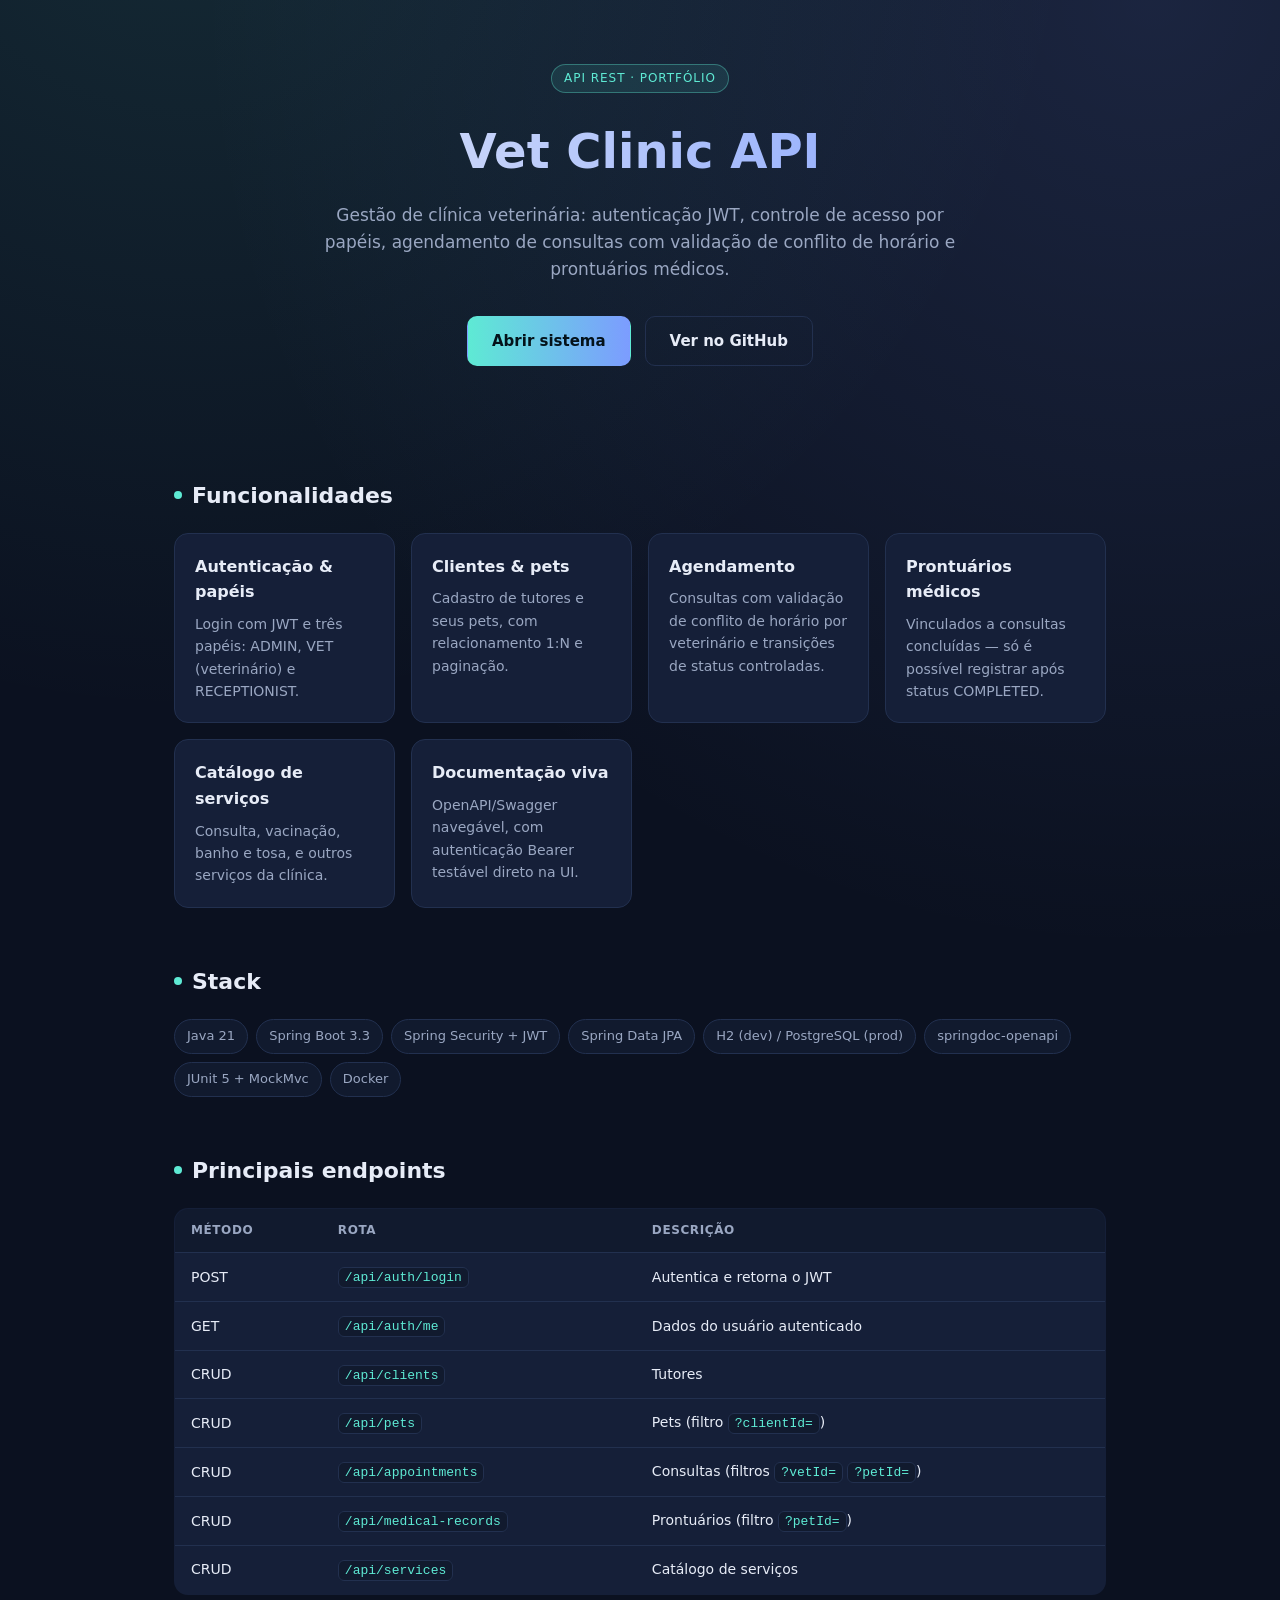
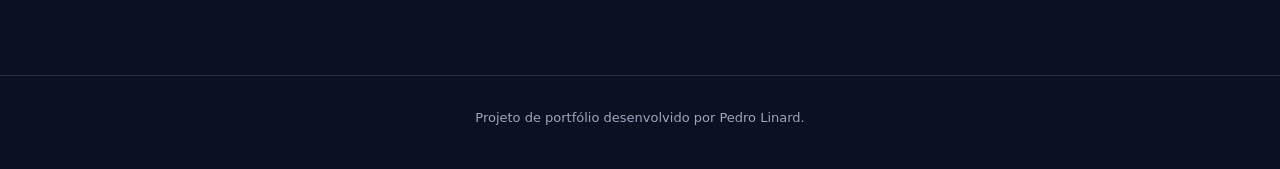
<file: src/main/resources/static/index.html>
<!DOCTYPE html>
<html lang="pt-BR">
<head>
<meta charset="UTF-8" />
<meta name="viewport" content="width=device-width, initial-scale=1.0" />
<title>Vet Clinic API</title>
<link rel="icon" href="data:image/svg+xml,<svg xmlns=%22http://www.w3.org/2000/svg%22 viewBox=%220 0 100 100%22><text y=%22.9em%22 font-size=%2290%22>%F0%9F%90%BE</text></svg>" />
<style>
  :root {
    --bg: #0b1120;
    --bg-soft: #111a2e;
    --card: #151f38;
    --border: #22304f;
    --text: #e7ecf7;
    --text-dim: #9aa7c2;
    --accent: #5eead4;
    --accent-2: #7c9cff;
    --admin: #f2b8ff;
    --vet: #7fe0a8;
    --recep: #ffd27f;
  }

  * { box-sizing: border-box; }

  body {
    margin: 0;
    font-family: 'Segoe UI', system-ui, -apple-system, sans-serif;
    background:
      radial-gradient(circle at 15% -10%, rgba(94,234,212,0.12), transparent 40%),
      radial-gradient(circle at 90% 0%, rgba(124,156,255,0.14), transparent 45%),
      var(--bg);
    color: var(--text);
    line-height: 1.6;
  }

  a { color: var(--accent); text-decoration: none; }
  a:hover { text-decoration: underline; }

  header {
    max-width: 980px;
    margin: 0 auto;
    padding: 64px 24px 32px;
    text-align: center;
  }

  .badge {
    display: inline-block;
    font-size: 12px;
    letter-spacing: 0.08em;
    text-transform: uppercase;
    color: var(--accent);
    background: rgba(94,234,212,0.1);
    border: 1px solid rgba(94,234,212,0.35);
    padding: 4px 12px;
    border-radius: 999px;
    margin-bottom: 20px;
  }

  h1 {
    font-size: clamp(32px, 5vw, 48px);
    margin: 0 0 12px;
    background: linear-gradient(90deg, var(--text), var(--accent-2));
    -webkit-background-clip: text;
    background-clip: text;
    color: transparent;
  }

  .subtitle {
    color: var(--text-dim);
    font-size: 17px;
    max-width: 640px;
    margin: 0 auto 32px;
  }

  .cta {
    display: flex;
    gap: 14px;
    justify-content: center;
    flex-wrap: wrap;
  }

  .btn {
    padding: 12px 24px;
    border-radius: 10px;
    font-weight: 600;
    font-size: 15px;
    border: 1px solid transparent;
    transition: transform 0.15s ease, border-color 0.15s ease;
  }
  .btn:hover { transform: translateY(-2px); text-decoration: none; }

  .btn-primary {
    background: linear-gradient(90deg, var(--accent), var(--accent-2));
    color: #04121a;
  }

  .btn-secondary {
    background: transparent;
    border-color: var(--border);
    color: var(--text);
  }
  .btn-secondary:hover { border-color: var(--accent-2); }

  main {
    max-width: 980px;
    margin: 0 auto;
    padding: 24px 24px 80px;
  }

  section { margin-top: 56px; }

  h2 {
    font-size: 22px;
    margin-bottom: 20px;
    display: flex;
    align-items: center;
    gap: 10px;
  }

  h2::before {
    content: "";
    width: 8px;
    height: 8px;
    border-radius: 50%;
    background: var(--accent);
    display: inline-block;
  }

  .grid {
    display: grid;
    grid-template-columns: repeat(auto-fit, minmax(220px, 1fr));
    gap: 16px;
  }

  .card {
    background: var(--card);
    border: 1px solid var(--border);
    border-radius: 14px;
    padding: 20px;
  }

  .card h3 {
    margin: 0 0 8px;
    font-size: 16px;
    color: var(--text);
  }

  .card p {
    margin: 0;
    color: var(--text-dim);
    font-size: 14px;
  }

  table {
    width: 100%;
    border-collapse: collapse;
    background: var(--card);
    border: 1px solid var(--border);
    border-radius: 14px;
    overflow: hidden;
  }

  th, td {
    text-align: left;
    padding: 12px 16px;
    font-size: 14px;
    border-bottom: 1px solid var(--border);
  }

  th {
    background: var(--bg-soft);
    color: var(--text-dim);
    font-weight: 600;
    text-transform: uppercase;
    font-size: 12px;
    letter-spacing: 0.05em;
  }

  tr:last-child td { border-bottom: none; }

  code {
    background: var(--bg-soft);
    border: 1px solid var(--border);
    padding: 2px 6px;
    border-radius: 6px;
    font-size: 13px;
    color: var(--accent);
  }

  .role-pill {
    display: inline-block;
    padding: 2px 10px;
    border-radius: 999px;
    font-size: 12px;
    font-weight: 600;
  }
  .role-admin { background: rgba(242,184,255,0.12); color: var(--admin); }
  .role-vet { background: rgba(127,224,168,0.12); color: var(--vet); }
  .role-recep { background: rgba(255,210,127,0.12); color: var(--recep); }

  .stack-tags {
    display: flex;
    flex-wrap: wrap;
    gap: 8px;
  }

  .tag {
    background: var(--bg-soft);
    border: 1px solid var(--border);
    padding: 6px 12px;
    border-radius: 999px;
    font-size: 13px;
    color: var(--text-dim);
  }

  footer {
    text-align: center;
    padding: 32px 24px 48px;
    color: var(--text-dim);
    font-size: 13px;
    border-top: 1px solid var(--border);
  }

  @media (max-width: 600px) {
    header { padding: 48px 20px 24px; }
    table, thead, tbody, th, td, tr { display: block; }
    thead { display: none; }
    tr { border-bottom: 1px solid var(--border); padding: 10px 0; }
    td { border: none; padding: 4px 16px; }
    td::before {
      content: attr(data-label);
      display: block;
      font-size: 11px;
      text-transform: uppercase;
      color: var(--text-dim);
      margin-bottom: 2px;
    }
  }
</style>
</head>
<body>

<header>
  <span class="badge">API REST · Portfólio</span>
  <h1>Vet Clinic API</h1>
  <p class="subtitle">
    Gestão de clínica veterinária: autenticação JWT, controle de acesso por papéis,
    agendamento de consultas com validação de conflito de horário e prontuários médicos.
  </p>
  <div class="cta">
    <a class="btn btn-primary" href="/app/index.html">Abrir sistema</a>
    <a class="btn btn-secondary" href="https://github.com/pedrolinard/cllinica-veterinaria" target="_blank" rel="noopener">Ver no GitHub</a>
  </div>
</header>

<main>

  <section>
    <h2>Funcionalidades</h2>
    <div class="grid">
      <div class="card">
        <h3>Autenticação &amp; papéis</h3>
        <p>Login com JWT e três papéis: ADMIN, VET (veterinário) e RECEPTIONIST.</p>
      </div>
      <div class="card">
        <h3>Clientes &amp; pets</h3>
        <p>Cadastro de tutores e seus pets, com relacionamento 1:N e paginação.</p>
      </div>
      <div class="card">
        <h3>Agendamento</h3>
        <p>Consultas com validação de conflito de horário por veterinário e transições de status controladas.</p>
      </div>
      <div class="card">
        <h3>Prontuários médicos</h3>
        <p>Vinculados a consultas concluídas — só é possível registrar após status COMPLETED.</p>
      </div>
      <div class="card">
        <h3>Catálogo de serviços</h3>
        <p>Consulta, vacinação, banho e tosa, e outros serviços da clínica.</p>
      </div>
      <div class="card">
        <h3>Documentação viva</h3>
        <p>OpenAPI/Swagger navegável, com autenticação Bearer testável direto na UI.</p>
      </div>
    </div>
  </section>

  <section>
    <h2>Stack</h2>
    <div class="stack-tags">
      <span class="tag">Java 21</span>
      <span class="tag">Spring Boot 3.3</span>
      <span class="tag">Spring Security + JWT</span>
      <span class="tag">Spring Data JPA</span>
      <span class="tag">H2 (dev) / PostgreSQL (prod)</span>
      <span class="tag">springdoc-openapi</span>
      <span class="tag">JUnit 5 + MockMvc</span>
      <span class="tag">Docker</span>
    </div>
  </section>

  <section>
    <h2>Principais endpoints</h2>
    <table>
      <thead>
        <tr><th>Método</th><th>Rota</th><th>Descrição</th></tr>
      </thead>
      <tbody>
        <tr><td data-label="Método">POST</td><td data-label="Rota"><code>/api/auth/login</code></td><td data-label="Descrição">Autentica e retorna o JWT</td></tr>
        <tr><td data-label="Método">GET</td><td data-label="Rota"><code>/api/auth/me</code></td><td data-label="Descrição">Dados do usuário autenticado</td></tr>
        <tr><td data-label="Método">CRUD</td><td data-label="Rota"><code>/api/clients</code></td><td data-label="Descrição">Tutores</td></tr>
        <tr><td data-label="Método">CRUD</td><td data-label="Rota"><code>/api/pets</code></td><td data-label="Descrição">Pets (filtro <code>?clientId=</code>)</td></tr>
        <tr><td data-label="Método">CRUD</td><td data-label="Rota"><code>/api/appointments</code></td><td data-label="Descrição">Consultas (filtros <code>?vetId=</code> <code>?petId=</code>)</td></tr>
        <tr><td data-label="Método">CRUD</td><td data-label="Rota"><code>/api/medical-records</code></td><td data-label="Descrição">Prontuários (filtro <code>?petId=</code>)</td></tr>
        <tr><td data-label="Método">CRUD</td><td data-label="Rota"><code>/api/services</code></td><td data-label="Descrição">Catálogo de serviços</td></tr>
      </tbody>
    </table>
  </section>

</main>

<footer>
  Projeto de portfólio desenvolvido por Pedro Linard.
</footer>

</body>
</html>
</file>
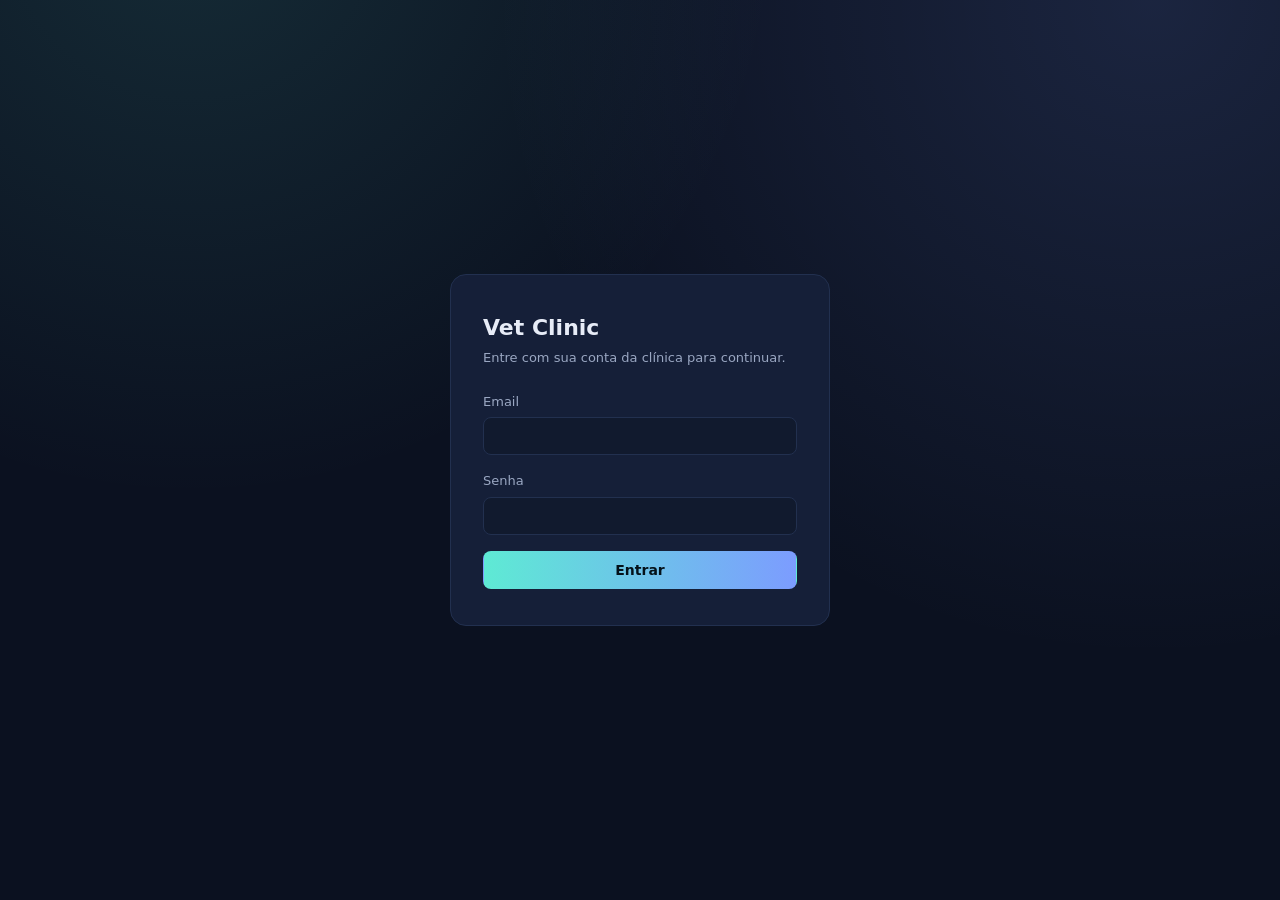
<file: src/main/resources/static/app/index.html>
<!DOCTYPE html>
<html lang="pt-BR">
<head>
<meta charset="UTF-8" />
<meta name="viewport" content="width=device-width, initial-scale=1.0" />
<title>Vet Clinic API — Painel</title>
<link rel="icon" href="data:image/svg+xml,<svg xmlns=%22http://www.w3.org/2000/svg%22 viewBox=%220 0 100 100%22><text y=%22.9em%22 font-size=%2290%22>%F0%9F%90%BE</text></svg>" />
<link rel="stylesheet" href="styles.css" />
</head>
<body>

<div id="toast-container" class="toast-container"></div>

<!-- LOGIN -->
<div id="login-screen" class="login-screen hidden">
  <div class="login-card">
    <h1>Vet Clinic</h1>
    <p class="sub">Entre com sua conta da clínica para continuar.</p>

    <div id="login-error"></div>

    <form id="login-form">
      <div class="field">
        <label for="login-email">Email</label>
        <input type="email" id="login-email" required autocomplete="username" />
      </div>
      <div class="field">
        <label for="login-password">Senha</label>
        <input type="password" id="login-password" required autocomplete="current-password" />
      </div>
      <button type="submit" class="btn btn-primary" id="login-submit">Entrar</button>
    </form>
  </div>
</div>

<!-- APP -->
<div id="app-shell" class="app-shell hidden">
  <aside class="sidebar">
    <div class="brand">Vet Clinic</div>
    <div class="brand-sub">Painel administrativo</div>

    <nav id="nav-list"></nav>

    <div class="sidebar-footer">
      <div class="user-chip">
        <span class="name" id="current-user-name"></span>
        <span class="role" id="current-user-role"></span>
      </div>
      <button class="btn btn-secondary btn-sm" id="change-password-btn" style="width:100%">Trocar senha</button>
      <button class="btn btn-secondary btn-sm" id="logout-btn" style="width:100%">Sair</button>
    </div>
  </aside>

  <main class="main" id="main-content"></main>
</div>

<script src="app.js"></script>
</body>
</html>
</file>
<file: src/main/resources/static/app/styles.css>
:root {
  --bg: #0b1120;
  --bg-soft: #111a2e;
  --card: #151f38;
  --border: #22304f;
  --text: #e7ecf7;
  --text-dim: #9aa7c2;
  --accent: #5eead4;
  --accent-2: #7c9cff;
  --danger: #ff8080;
  --admin: #f2b8ff;
  --vet: #7fe0a8;
  --recep: #ffd27f;

  /* Categorical chart series — fixed order, validated for CVD/contrast
     against --card (#151f38) as the chart surface. Never reassign per-value. */
  --series-1: #3987e5;
  --series-2: #d95926;
  --series-3: #199e70;
  --series-4: #c98500;
  --series-5: #d55181;
  --series-6: #008300;
}

* { box-sizing: border-box; }

html, body {
  height: 100%;
  margin: 0;
}

body {
  font-family: 'Segoe UI', system-ui, -apple-system, sans-serif;
  background: var(--bg);
  color: var(--text);
  line-height: 1.5;
}

a { color: var(--accent); }

button, input, select, textarea {
  font-family: inherit;
  font-size: 14px;
}

/* ---------- Login ---------- */

.login-screen {
  min-height: 100vh;
  display: flex;
  align-items: center;
  justify-content: center;
  background:
    radial-gradient(circle at 15% -10%, rgba(94,234,212,0.12), transparent 40%),
    radial-gradient(circle at 90% 0%, rgba(124,156,255,0.14), transparent 45%),
    var(--bg);
  padding: 20px;
}

.login-card {
  width: 100%;
  max-width: 380px;
  background: var(--card);
  border: 1px solid var(--border);
  border-radius: 16px;
  padding: 36px 32px;
}

.login-card h1 {
  font-size: 22px;
  margin: 0 0 4px;
}

.login-card .sub {
  color: var(--text-dim);
  font-size: 13px;
  margin: 0 0 24px;
}

.field { margin-bottom: 16px; }

.field label {
  display: block;
  font-size: 13px;
  color: var(--text-dim);
  margin-bottom: 6px;
}

.field input, .field select, .field textarea {
  width: 100%;
  padding: 10px 12px;
  background: var(--bg-soft);
  border: 1px solid var(--border);
  border-radius: 8px;
  color: var(--text);
  outline: none;
}

.field input:focus, .field select:focus, .field textarea:focus {
  border-color: var(--accent-2);
}

.field textarea { resize: vertical; min-height: 70px; }

.hint { color: var(--text-dim); font-size: 12px; margin-top: 6px; }

.demo-creds {
  margin-top: 20px;
  padding-top: 16px;
  border-top: 1px solid var(--border);
  font-size: 12px;
  color: var(--text-dim);
}
.demo-creds div { margin-bottom: 4px; cursor: pointer; }
.demo-creds code { color: var(--accent); }

.btn {
  display: inline-flex;
  align-items: center;
  justify-content: center;
  gap: 6px;
  padding: 10px 18px;
  border-radius: 8px;
  font-weight: 600;
  font-size: 14px;
  border: 1px solid transparent;
  cursor: pointer;
  transition: transform 0.1s ease, opacity 0.1s ease;
}
.btn:active { transform: translateY(1px); }
.btn:disabled { opacity: 0.6; cursor: not-allowed; }

.btn-primary {
  background: linear-gradient(90deg, var(--accent), var(--accent-2));
  color: #04121a;
  width: 100%;
}

.btn-secondary {
  background: transparent;
  border-color: var(--border);
  color: var(--text);
}
.btn-secondary:hover { border-color: var(--accent-2); }

.btn-danger {
  background: transparent;
  border-color: rgba(255,128,128,0.4);
  color: var(--danger);
}
.btn-danger:hover { background: rgba(255,128,128,0.1); }

.btn-sm { padding: 6px 12px; font-size: 13px; }

.error-box {
  background: rgba(255,128,128,0.1);
  border: 1px solid rgba(255,128,128,0.4);
  color: var(--danger);
  padding: 10px 14px;
  border-radius: 8px;
  font-size: 13px;
  margin-bottom: 16px;
}
.error-box ul { margin: 6px 0 0; padding-left: 18px; }

/* ---------- App shell ---------- */

.app-shell {
  display: grid;
  grid-template-columns: 230px 1fr;
  min-height: 100vh;
}

.sidebar {
  background: var(--bg-soft);
  border-right: 1px solid var(--border);
  padding: 24px 16px;
  display: flex;
  flex-direction: column;
}

.sidebar .brand {
  font-weight: 700;
  font-size: 17px;
  margin-bottom: 4px;
  background: linear-gradient(90deg, var(--text), var(--accent-2));
  -webkit-background-clip: text;
  background-clip: text;
  color: transparent;
}

.sidebar .brand-sub {
  font-size: 11px;
  color: var(--text-dim);
  margin-bottom: 28px;
}

.nav-item {
  display: flex;
  align-items: center;
  gap: 10px;
  padding: 10px 12px;
  border-radius: 8px;
  color: var(--text-dim);
  cursor: pointer;
  font-size: 14px;
  margin-bottom: 2px;
}
.nav-item:hover { background: rgba(124,156,255,0.08); color: var(--text); }
.nav-item.active { background: rgba(94,234,212,0.12); color: var(--accent); font-weight: 600; }

.sidebar-footer {
  margin-top: auto;
  border-top: 1px solid var(--border);
  padding-top: 16px;
}

.user-chip {
  display: flex;
  flex-direction: column;
  margin-bottom: 12px;
}
.user-chip .name { font-size: 14px; font-weight: 600; }
.user-chip .role {
  font-size: 11px;
  text-transform: uppercase;
  letter-spacing: 0.05em;
  margin-top: 2px;
  display: inline-block;
  width: fit-content;
  padding: 2px 8px;
  border-radius: 999px;
}
.role-ADMIN { background: rgba(242,184,255,0.12); color: var(--admin); }
.role-VET { background: rgba(127,224,168,0.12); color: var(--vet); }
.role-RECEPTIONIST { background: rgba(255,210,127,0.12); color: var(--recep); }

.main {
  padding: 32px 40px;
  overflow-x: auto;
}

.view-header {
  display: flex;
  align-items: center;
  justify-content: space-between;
  margin-bottom: 24px;
  flex-wrap: wrap;
  gap: 12px;
}

.view-header h2 { margin: 0; font-size: 22px; }
.view-header p { margin: 4px 0 0; color: var(--text-dim); font-size: 13px; }

.toolbar {
  display: flex;
  gap: 10px;
  align-items: center;
  margin-bottom: 16px;
  flex-wrap: wrap;
}

.toolbar select, .toolbar input {
  padding: 8px 10px;
  background: var(--bg-soft);
  border: 1px solid var(--border);
  border-radius: 8px;
  color: var(--text);
}

table {
  width: 100%;
  border-collapse: collapse;
  background: var(--card);
  border: 1px solid var(--border);
  border-radius: 14px;
  overflow: hidden;
}

th, td {
  text-align: left;
  padding: 12px 16px;
  font-size: 14px;
  border-bottom: 1px solid var(--border);
  white-space: nowrap;
}

th {
  background: var(--bg-soft);
  color: var(--text-dim);
  font-weight: 600;
  text-transform: uppercase;
  font-size: 11px;
  letter-spacing: 0.05em;
}

tr:last-child td { border-bottom: none; }
tbody tr:hover { background: rgba(124,156,255,0.05); }

.row-actions { display: flex; gap: 8px; }

.status-pill {
  display: inline-block;
  padding: 3px 10px;
  border-radius: 999px;
  font-size: 12px;
  font-weight: 600;
}
.status-SCHEDULED { background: rgba(124,156,255,0.12); color: var(--accent-2); }
.status-CONFIRMED { background: rgba(94,234,212,0.12); color: var(--accent); }
.status-COMPLETED { background: rgba(127,224,168,0.12); color: var(--vet); }
.status-CANCELED { background: rgba(255,128,128,0.12); color: var(--danger); }
.audit-action-CREATE { background: rgba(127,224,168,0.12); color: var(--vet); }
.audit-action-UPDATE { background: rgba(124,156,255,0.12); color: var(--accent-2); }
.audit-action-DELETE { background: rgba(255,128,128,0.12); color: var(--danger); }

.report-card {
  background: var(--card);
  border: 1px solid var(--border);
  border-radius: 14px;
  padding: 20px;
  margin-bottom: 16px;
}
.report-card h3 { margin: 0 0 4px; }
.report-card .toolbar { margin: 12px 0 0; }

.attachment-list {
  list-style: none;
  margin: 0;
  padding: 0;
  display: flex;
  flex-direction: column;
  gap: 8px;
}
.attachment-list li {
  display: flex;
  align-items: center;
  gap: 10px;
  padding: 10px 12px;
  background: var(--bg-soft);
  border: 1px solid var(--border);
  border-radius: 8px;
}
.attachment-name { flex: 1; overflow: hidden; text-overflow: ellipsis; white-space: nowrap; }

.empty-state {
  text-align: center;
  padding: 48px 20px;
  color: var(--text-dim);
  background: var(--card);
  border: 1px dashed var(--border);
  border-radius: 14px;
}

.pagination {
  display: flex;
  align-items: center;
  gap: 12px;
  margin-top: 16px;
  color: var(--text-dim);
  font-size: 13px;
}

.stat-grid {
  display: grid;
  grid-template-columns: repeat(auto-fit, minmax(180px, 1fr));
  gap: 16px;
  margin-bottom: 32px;
}

.stat-card {
  background: var(--card);
  border: 1px solid var(--border);
  border-radius: 14px;
  padding: 20px;
}
.stat-card .label { color: var(--text-dim); font-size: 13px; margin-bottom: 8px; }
.stat-card .value { font-size: 28px; font-weight: 700; color: var(--accent); }

/* ---------- Charts ---------- */

.chart-grid {
  display: grid;
  grid-template-columns: repeat(auto-fit, minmax(320px, 1fr));
  gap: 16px;
  margin-bottom: 32px;
}

.chart-card {
  background: var(--card);
  border: 1px solid var(--border);
  border-radius: 14px;
  padding: 20px;
}

.chart-card h3 {
  margin: 0 0 16px;
  font-size: 15px;
  color: var(--text);
}

.donut-row {
  display: flex;
  align-items: center;
  gap: 20px;
  flex-wrap: wrap;
}

.donut-total-value {
  font-size: 22px;
  font-weight: 700;
  fill: var(--text);
}

.donut-total-label {
  font-size: 11px;
  fill: var(--text-dim);
}

.legend {
  list-style: none;
  margin: 0;
  padding: 0;
  display: flex;
  flex-direction: column;
  gap: 8px;
  flex: 1;
  min-width: 160px;
}

.legend-item {
  display: flex;
  align-items: center;
  gap: 8px;
  font-size: 13px;
  color: var(--text-dim);
}

.legend-swatch {
  width: 10px;
  height: 10px;
  border-radius: 3px;
  flex-shrink: 0;
}

.legend-label { color: var(--text); }
.legend-value { margin-left: auto; color: var(--text-dim); font-variant-numeric: tabular-nums; }

/* ---------- Modal ---------- */

.modal-backdrop {
  position: fixed;
  inset: 0;
  background: rgba(4,10,20,0.6);
  display: flex;
  align-items: flex-start;
  justify-content: center;
  padding: 40px 20px;
  overflow-y: auto;
  z-index: 100;
}

.modal {
  background: var(--card);
  border: 1px solid var(--border);
  border-radius: 16px;
  padding: 28px;
  width: 100%;
  max-width: 480px;
}

.modal h3 { margin: 0 0 20px; font-size: 18px; }

.modal-actions {
  display: flex;
  justify-content: flex-end;
  gap: 10px;
  margin-top: 24px;
}

.form-row {
  display: grid;
  grid-template-columns: 1fr 1fr;
  gap: 12px;
}

/* ---------- Toast ---------- */

.toast-container {
  position: fixed;
  top: 20px;
  right: 20px;
  display: flex;
  flex-direction: column;
  gap: 10px;
  z-index: 200;
}

.toast {
  padding: 12px 18px;
  border-radius: 10px;
  font-size: 14px;
  max-width: 320px;
  box-shadow: 0 8px 24px rgba(0,0,0,0.3);
}
.toast-success { background: #143d33; border: 1px solid var(--accent); color: var(--accent); }
.toast-error { background: #3d1414; border: 1px solid var(--danger); color: var(--danger); }

.spinner {
  width: 14px; height: 14px;
  border: 2px solid rgba(255,255,255,0.3);
  border-top-color: currentColor;
  border-radius: 50%;
  animation: spin 0.6s linear infinite;
  display: inline-block;
}
@keyframes spin { to { transform: rotate(360deg); } }

.hidden { display: none !important; }

.text-dim { color: var(--text-dim); }

.back-link {
  display: inline-block;
  margin-bottom: 16px;
  font-size: 13px;
  color: var(--text-dim);
}

@media (max-width: 760px) {
  .app-shell { grid-template-columns: 1fr; }
  .sidebar {
    position: sticky;
    top: 0;
    z-index: 10;
    flex-direction: row;
    align-items: center;
    overflow-x: auto;
    padding: 12px 16px;
  }
  .sidebar .brand, .sidebar .brand-sub, .sidebar-footer { display: none; }
  .nav-item { flex-shrink: 0; }
  .main { padding: 20px; }
  .form-row { grid-template-columns: 1fr; }
}
</file>
